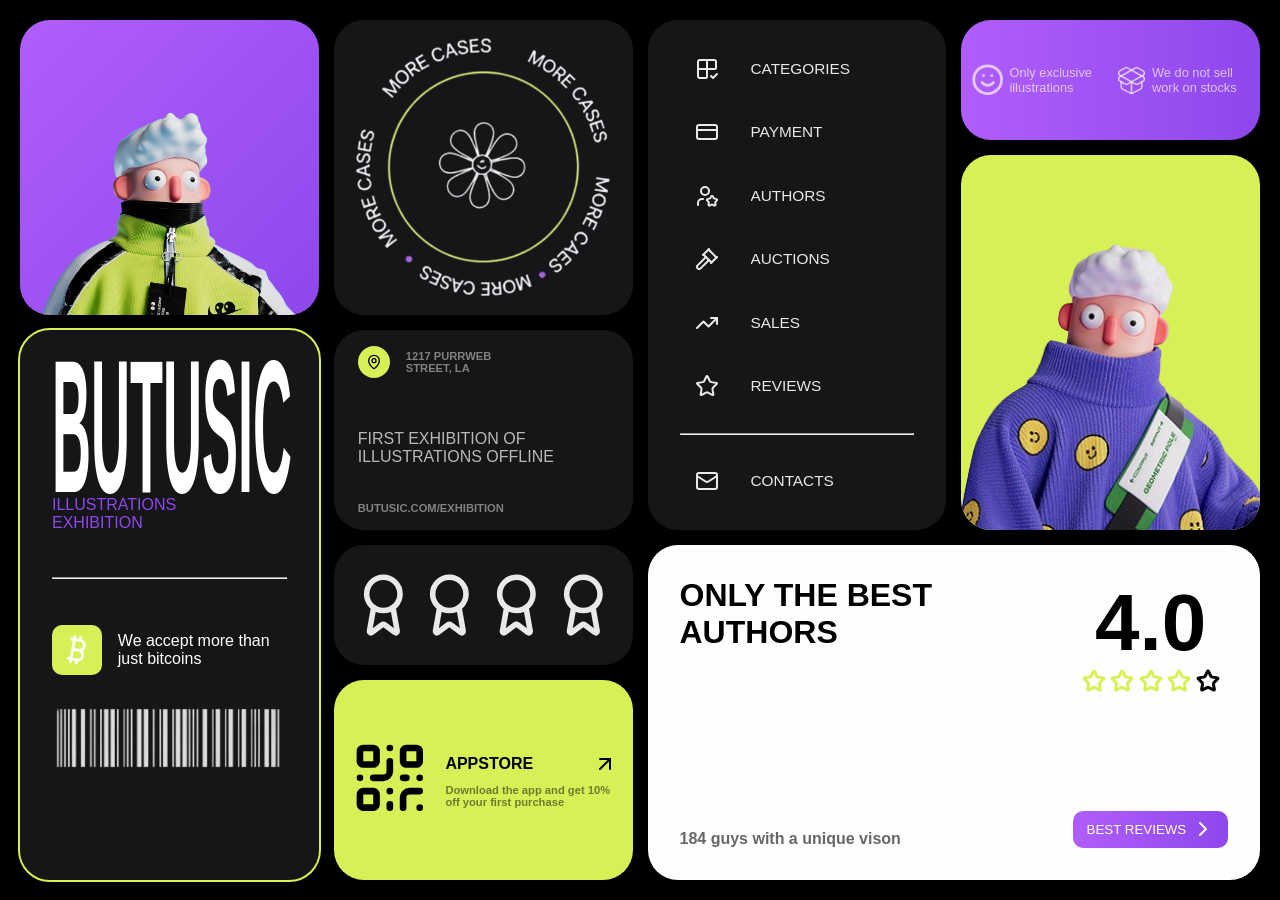
<file: Assignment4/index.html>
<!DOCTYPE html>
<html lang="en">
<head>
    <meta charset="UTF-8">
    <meta name="viewport" content="width=device-width, initial-scale=1.0">
    <title>Document</title>
    <link rel="stylesheet" href="style.css">
</head>
<body>
    <main>
        <div class="div-1">
            <div id="div1-1">

            </div>
        </div>
        <div class="div-2">
            <div id="div2-1">

            </div>
        </div>
        <div class="div-3">
            <div class="options">
                <svg xmlns="http://www.w3.org/2000/svg" width="24" height="24" viewBox="0 0 24 24" fill="none" stroke="currentColor" stroke-width="2" stroke-linecap="round" stroke-linejoin="round" class="lucide lucide-grid2x2-check-icon lucide-grid-2x2-check"><path d="M12 3v17a1 1 0 0 1-1 1H5a2 2 0 0 1-2-2V5a2 2 0 0 1 2-2h14a2 2 0 0 1 2 2v6a1 1 0 0 1-1 1H3"/><path d="m16 19 2 2 4-4"/></svg>
                <a href="#">CATEGORIES</a>
            </div>
            <div class="options">
                <svg xmlns="http://www.w3.org/2000/svg" width="24" height="24" viewBox="0 0 24 24" fill="none" stroke="currentColor" stroke-width="2" stroke-linecap="round" stroke-linejoin="round" class="lucide lucide-credit-card-icon lucide-credit-card"><rect width="20" height="14" x="2" y="5" rx="2"/><line x1="2" x2="22" y1="10" y2="10"/></svg>
                <a href="#">PAYMENT</a>
            </div>
            <div class="options">
                <svg xmlns="http://www.w3.org/2000/svg" width="24" height="24" viewBox="0 0 24 24" fill="none" stroke="currentColor" stroke-width="2" stroke-linecap="round" stroke-linejoin="round" class="lucide lucide-user-star-icon lucide-user-star"><path d="M16.051 12.616a1 1 0 0 1 1.909.024l.737 1.452a1 1 0 0 0 .737.535l1.634.256a1 1 0 0 1 .588 1.806l-1.172 1.168a1 1 0 0 0-.282.866l.259 1.613a1 1 0 0 1-1.541 1.134l-1.465-.75a1 1 0 0 0-.912 0l-1.465.75a1 1 0 0 1-1.539-1.133l.258-1.613a1 1 0 0 0-.282-.866l-1.156-1.153a1 1 0 0 1 .572-1.822l1.633-.256a1 1 0 0 0 .737-.535z"/><path d="M8 15H7a4 4 0 0 0-4 4v2"/><circle cx="10" cy="7" r="4"/></svg>
                <a href="#">AUTHORS</a>
            </div>
            <div class="options">
                <svg xmlns="http://www.w3.org/2000/svg" width="24" height="24" viewBox="0 0 24 24" fill="none" stroke="currentColor" stroke-width="2" stroke-linecap="round" stroke-linejoin="round" class="lucide lucide-gavel-icon lucide-gavel"><path d="m14 13-8.381 8.38a1 1 0 0 1-3.001-3l8.384-8.381"/><path d="m16 16 6-6"/><path d="m21.5 10.5-8-8"/><path d="m8 8 6-6"/><path d="m8.5 7.5 8 8"/></svg>
                <a href="#">AUCTIONS</a>
            </div>
            <div class="options">
                <svg xmlns="http://www.w3.org/2000/svg" width="24" height="24" viewBox="0 0 24 24" fill="none" stroke="currentColor" stroke-width="2" stroke-linecap="round" stroke-linejoin="round" class="lucide lucide-trending-up-icon lucide-trending-up"><path d="M16 7h6v6"/><path d="m22 7-8.5 8.5-5-5L2 17"/></svg>
                <a href="#">SALES</a>
            </div>
            <div class="options">
                <svg xmlns="http://www.w3.org/2000/svg" width="24" height="24" viewBox="0 0 24 24" fill="none" stroke="currentColor" stroke-width="2" stroke-linecap="round" stroke-linejoin="round" class="lucide lucide-star-icon lucide-star"><path d="M11.525 2.295a.53.53 0 0 1 .95 0l2.31 4.679a2.123 2.123 0 0 0 1.595 1.16l5.166.756a.53.53 0 0 1 .294.904l-3.736 3.638a2.123 2.123 0 0 0-.611 1.878l.882 5.14a.53.53 0 0 1-.771.56l-4.618-2.428a2.122 2.122 0 0 0-1.973 0L6.396 21.01a.53.53 0 0 1-.77-.56l.881-5.139a2.122 2.122 0 0 0-.611-1.879L2.16 9.795a.53.53 0 0 1 .294-.906l5.165-.755a2.122 2.122 0 0 0 1.597-1.16z"/></svg>
                <a href="#">REVIEWS</a>
            </div>
            <div  id="hr-line">
                <hr>
            </div>
            <div class="options">
                <svg xmlns="http://www.w3.org/2000/svg" width="24" height="24" viewBox="0 0 24 24" fill="none" stroke="currentColor" stroke-width="2" stroke-linecap="round" stroke-linejoin="round" class="lucide lucide-mail-icon lucide-mail"><path d="m22 7-8.991 5.727a2 2 0 0 1-2.009 0L2 7"/><rect x="2" y="4" width="20" height="16" rx="2"/></svg>
                <a href="#">CONTACTS</a>
            </div>
        </div>
        <div class="div-4">
            <div id="inner">
                <div id="p1">
                    <svg xmlns="http://www.w3.org/2000/svg" width="24" height="24" viewBox="0 0 24 24" fill="none" stroke="currentColor" stroke-width="2" stroke-linecap="round" stroke-linejoin="round" class="lucide lucide-smile-icon lucide-smile"><circle cx="12" cy="12" r="10"/><path d="M8 14s1.5 2 4 2 4-2 4-2"/><line x1="9" x2="9.01" y1="9" y2="9"/><line x1="15" x2="15.01" y1="9" y2="9"/></svg>
                    <p>Only exclusive illustrations</p>
                </div>
                <div id="p2">
                    <svg xmlns="http://www.w3.org/2000/svg" width="24" height="24" viewBox="0 0 24 24" fill="none" stroke="currentColor" stroke-width="1.25" stroke-linecap="round" stroke-linejoin="round" class="lucide lucide-package-open-icon lucide-package-open"><path d="M12 22v-9"/><path d="M15.17 2.21a1.67 1.67 0 0 1 1.63 0L21 4.57a1.93 1.93 0 0 1 0 3.36L8.82 14.79a1.655 1.655 0 0 1-1.64 0L3 12.43a1.93 1.93 0 0 1 0-3.36z"/><path d="M20 13v3.87a2.06 2.06 0 0 1-1.11 1.83l-6 3.08a1.93 1.93 0 0 1-1.78 0l-6-3.08A2.06 2.06 0 0 1 4 16.87V13"/><path d="M21 12.43a1.93 1.93 0 0 0 0-3.36L8.83 2.2a1.64 1.64 0 0 0-1.63 0L3 4.57a1.93 1.93 0 0 0 0 3.36l12.18 6.86a1.636 1.636 0 0 0 1.63 0z"/></svg>
                    <p>We do not sell work on stocks</p>
                </div>
            </div>
        </div>
        <div class="div-5">
            <div class="top">
                <h1>BUTUSIC</h1>
                <p>ILLUSTRATIONS <br> EXHIBITION</p>
            </div>
            <div class="mid">
                <HR></HR>
            </div>
            <div class="bottom">
                <div id="top">
                    <svg xmlns="http://www.w3.org/2000/svg" width="24" height="24" viewBox="0 0 24 24" fill="none" stroke="currentColor" stroke-width="2" stroke-linecap="round" stroke-linejoin="round" class="lucide lucide-bitcoin-icon lucide-bitcoin"><path d="M11.767 19.089c4.924.868 6.14-6.025 1.216-6.894m-1.216 6.894L5.86 18.047m5.908 1.042-.347 1.97m1.563-8.864c4.924.869 6.14-6.025 1.215-6.893m-1.215 6.893-3.94-.694m5.155-6.2L8.29 4.26m5.908 1.042.348-1.97M7.48 20.364l3.126-17.727"/></svg>
                    <p>We accept more than just bitcoins</p>
                </div>
                <div class="bottom">
                    <img src="./assets/barcode-inverted.png" alt="">
                </div>
            </div>
        </div>
        <div class="div-6">
            <div class="top">
                <svg xmlns="http://www.w3.org/2000/svg" width="24" height="24" viewBox="0 0 24 24" fill="none" stroke="currentColor" stroke-width="2" stroke-linecap="round" stroke-linejoin="round" class="lucide lucide-map-pin-icon lucide-map-pin"><path d="M20 10c0 4.993-5.539 10.193-7.399 11.799a1 1 0 0 1-1.202 0C9.539 20.193 4 14.993 4 10a8 8 0 0 1 16 0"/><circle cx="12" cy="10" r="3"/></svg>
                <p>1217 PURRWEB <br> STREET, LA</p>
            </div>
            <div class="mid">
                <p>FIRST EXHIBITION OF ILLUSTRATIONS OFFLINE</p>
            </div>
            <div class="bottom">
                <P>BUTUSIC.COM/EXHIBITION</P>
            </div>
        </div>
        <div class="div-7">
            <div id="div7-1"></div>
        </div>
        <div class="div-8">
            <svg xmlns="http://www.w3.org/2000/svg" width="24" height="24" viewBox="0 0 24 24" fill="none" stroke="currentColor" stroke-width="2" stroke-linecap="round" stroke-linejoin="round" class="lucide lucide-award-icon lucide-award"><path d="m15.477 12.89 1.515 8.526a.5.5 0 0 1-.81.47l-3.58-2.687a1 1 0 0 0-1.197 0l-3.586 2.686a.5.5 0 0 1-.81-.469l1.514-8.526"/><circle cx="12" cy="8" r="6"/></svg>
            <svg xmlns="http://www.w3.org/2000/svg" width="24" height="24" viewBox="0 0 24 24" fill="none" stroke="currentColor" stroke-width="2" stroke-linecap="round" stroke-linejoin="round" class="lucide lucide-award-icon lucide-award"><path d="m15.477 12.89 1.515 8.526a.5.5 0 0 1-.81.47l-3.58-2.687a1 1 0 0 0-1.197 0l-3.586 2.686a.5.5 0 0 1-.81-.469l1.514-8.526"/><circle cx="12" cy="8" r="6"/></svg>
            <svg xmlns="http://www.w3.org/2000/svg" width="24" height="24" viewBox="0 0 24 24" fill="none" stroke="currentColor" stroke-width="2" stroke-linecap="round" stroke-linejoin="round" class="lucide lucide-award-icon lucide-award"><path d="m15.477 12.89 1.515 8.526a.5.5 0 0 1-.81.47l-3.58-2.687a1 1 0 0 0-1.197 0l-3.586 2.686a.5.5 0 0 1-.81-.469l1.514-8.526"/><circle cx="12" cy="8" r="6"/></svg>
            <svg xmlns="http://www.w3.org/2000/svg" width="24" height="24" viewBox="0 0 24 24" fill="none" stroke="currentColor" stroke-width="2" stroke-linecap="round" stroke-linejoin="round" class="lucide lucide-award-icon lucide-award"><path d="m15.477 12.89 1.515 8.526a.5.5 0 0 1-.81.47l-3.58-2.687a1 1 0 0 0-1.197 0l-3.586 2.686a.5.5 0 0 1-.81-.469l1.514-8.526"/><circle cx="12" cy="8" r="6"/></svg>
        </div>
        <div class="div-9">
            <div class="left">
                <svg xmlns="http://www.w3.org/2000/svg" width="24" height="24" viewBox="0 0 24 24" fill="none" stroke="currentColor" stroke-width="2" stroke-linecap="round" stroke-linejoin="round" class="lucide lucide-qr-code-icon lucide-qr-code"><rect width="5" height="5" x="3" y="3" rx="1"/><rect width="5" height="5" x="16" y="3" rx="1"/><rect width="5" height="5" x="3" y="16" rx="1"/><path d="M21 16h-3a2 2 0 0 0-2 2v3"/><path d="M21 21v.01"/><path d="M12 7v3a2 2 0 0 1-2 2H7"/><path d="M3 12h.01"/><path d="M12 3h.01"/><path d="M12 16v.01"/><path d="M16 12h1"/><path d="M21 12v.01"/><path d="M12 21v-1"/></svg>
            </div>
            <div class="right">
                <div id="upper">
                    <p>APPSTORE</p>
                    <svg xmlns="http://www.w3.org/2000/svg" width="24" height="24" viewBox="0 0 24 24" fill="none" stroke="currentColor" stroke-width="2" stroke-linecap="round" stroke-linejoin="round" class="lucide lucide-arrow-up-right-icon lucide-arrow-up-right"><path d="M7 7h10v10"/><path d="M7 17 17 7"/></svg>
                </div>
                <p>Download the app and get 10% off your first purchase</p>
            </div>
        </div>
        <div class="div-10">
            <div class="left">
                <h3>ONLY THE BEST AUTHORS</h3>
                <p>184 guys with a unique vison</p>
            </div>
            <div class="right">
                <div id="rating">
                    <h1>4.0</h1>
                    <div id="stars">
                        <svg xmlns="http://www.w3.org/2000/svg" width="24" height="24" viewBox="0 0 24 24" fill="none" stroke="currentColor" stroke-width="3" stroke-linecap="round" stroke-linejoin="round" class="lucide lucide-star-icon lucide-star"><path d="M11.525 2.295a.53.53 0 0 1 .95 0l2.31 4.679a2.123 2.123 0 0 0 1.595 1.16l5.166.756a.53.53 0 0 1 .294.904l-3.736 3.638a2.123 2.123 0 0 0-.611 1.878l.882 5.14a.53.53 0 0 1-.771.56l-4.618-2.428a2.122 2.122 0 0 0-1.973 0L6.396 21.01a.53.53 0 0 1-.77-.56l.881-5.139a2.122 2.122 0 0 0-.611-1.879L2.16 9.795a.53.53 0 0 1 .294-.906l5.165-.755a2.122 2.122 0 0 0 1.597-1.16z"/></svg>
                        <svg xmlns="http://www.w3.org/2000/svg" width="24" height="24" viewBox="0 0 24 24" fill="none" stroke="currentColor" stroke-width="3" stroke-linecap="round" stroke-linejoin="round" class="lucide lucide-star-icon lucide-star"><path d="M11.525 2.295a.53.53 0 0 1 .95 0l2.31 4.679a2.123 2.123 0 0 0 1.595 1.16l5.166.756a.53.53 0 0 1 .294.904l-3.736 3.638a2.123 2.123 0 0 0-.611 1.878l.882 5.14a.53.53 0 0 1-.771.56l-4.618-2.428a2.122 2.122 0 0 0-1.973 0L6.396 21.01a.53.53 0 0 1-.77-.56l.881-5.139a2.122 2.122 0 0 0-.611-1.879L2.16 9.795a.53.53 0 0 1 .294-.906l5.165-.755a2.122 2.122 0 0 0 1.597-1.16z"/></svg>
                        <svg xmlns="http://www.w3.org/2000/svg" width="24" height="24" viewBox="0 0 24 24" fill="none" stroke="currentColor" stroke-width="3" stroke-linecap="round" stroke-linejoin="round" class="lucide lucide-star-icon lucide-star"><path d="M11.525 2.295a.53.53 0 0 1 .95 0l2.31 4.679a2.123 2.123 0 0 0 1.595 1.16l5.166.756a.53.53 0 0 1 .294.904l-3.736 3.638a2.123 2.123 0 0 0-.611 1.878l.882 5.14a.53.53 0 0 1-.771.56l-4.618-2.428a2.122 2.122 0 0 0-1.973 0L6.396 21.01a.53.53 0 0 1-.77-.56l.881-5.139a2.122 2.122 0 0 0-.611-1.879L2.16 9.795a.53.53 0 0 1 .294-.906l5.165-.755a2.122 2.122 0 0 0 1.597-1.16z"/></svg>
                        <svg xmlns="http://www.w3.org/2000/svg" width="24" height="24" viewBox="0 0 24 24" fill="none" stroke="currentColor" stroke-width="3" stroke-linecap="round" stroke-linejoin="round" class="lucide lucide-star-icon lucide-star"><path d="M11.525 2.295a.53.53 0 0 1 .95 0l2.31 4.679a2.123 2.123 0 0 0 1.595 1.16l5.166.756a.53.53 0 0 1 .294.904l-3.736 3.638a2.123 2.123 0 0 0-.611 1.878l.882 5.14a.53.53 0 0 1-.771.56l-4.618-2.428a2.122 2.122 0 0 0-1.973 0L6.396 21.01a.53.53 0 0 1-.77-.56l.881-5.139a2.122 2.122 0 0 0-.611-1.879L2.16 9.795a.53.53 0 0 1 .294-.906l5.165-.755a2.122 2.122 0 0 0 1.597-1.16z"/></svg>
                        <svg id="fifth" xmlns="http://www.w3.org/2000/svg" width="24" height="24" viewBox="0 0 24 24" fill="none" stroke="currentColor" stroke-width="3" stroke-linecap="round" stroke-linejoin="round" class="lucide lucide-star-icon lucide-star"><path d="M11.525 2.295a.53.53 0 0 1 .95 0l2.31 4.679a2.123 2.123 0 0 0 1.595 1.16l5.166.756a.53.53 0 0 1 .294.904l-3.736 3.638a2.123 2.123 0 0 0-.611 1.878l.882 5.14a.53.53 0 0 1-.771.56l-4.618-2.428a2.122 2.122 0 0 0-1.973 0L6.396 21.01a.53.53 0 0 1-.77-.56l.881-5.139a2.122 2.122 0 0 0-.611-1.879L2.16 9.795a.53.53 0 0 1 .294-.906l5.165-.755a2.122 2.122 0 0 0 1.597-1.16z"/></svg>

                    </div>
                </div>
                <button>
                    <p>BEST REVIEWS</p>
                        <svg xmlns="http://www.w3.org/2000/svg" width="24" height="24" viewBox="0 0 24 24" fill="none" stroke="currentColor" stroke-width="2" stroke-linecap="round" stroke-linejoin="round" class="lucide lucide-chevron-right-icon lucide-chevron-right"><path d="m9 18 6-6-6-6"/></svg>
                </button>
            </div>
        </div>
    </main>
</body>
</html>
</file>
<file: Assignment4/style.css>
* {
  margin: 0;
  padding: 0;
  box-sizing: border-box;
}

html, body {
  height: 100%;
  width: 100%;
  background-color: black;
  font-family: sans-serif;
}

main {
  height: calc(100vh - 60px);
  width: 100%;
  display: grid;
  grid-template-columns: 1fr 1fr 1fr 1fr;
  grid-template-rows: 15% 20% 25% 15% 25%;
  gap: 15px;
  padding: 20px;
}
main .div-1 {
  background: linear-gradient(135deg, #B05EFB, #8E47EC);
  grid-column: 1/2;
  grid-row: 1/3;
  border-radius: 30px;
  overflow: hidden;
}
main .div-1 #div1-1 {
  bottom: 0;
  width: 100%;
  height: 100%;
  background-image: url(./assets/guy1-1.png);
  background-size: contain;
  background-repeat: no-repeat;
  background-position: bottom center;
}
main .div-2 {
  background-color: #161618;
  grid-column: 2/3;
  grid-row: 1/3;
  border-radius: 30px;
  position: relative;
  overflow: hidden;
}
main .div-2 #div2-1 {
  bottom: 0;
  width: 100%;
  height: 100%;
  background-image: url(./assets/circle.png);
  background-size: contain;
  background-repeat: no-repeat;
  background-position: center;
}
main .div-3 {
  background-color: #161618;
  grid-column: 3/4;
  grid-row: 1/4;
  border-radius: 30px;
  padding: 2em 2em;
  display: flex;
  flex-direction: column;
  justify-content: space-between;
  gap: 1em;
}
main .div-3 .options {
  display: flex;
  align-items: center;
  padding: 5px 15px;
  gap: 2em;
}
main .div-3 .options:hover {
  background-color: #29282D;
  border-radius: 50px;
}
main .div-3 .options:hover svg {
  color: #D6F156;
  text-shadow: 0 0 6px rgba(233, 233, 233, 0.4);
}
main .div-3 .options > * {
  min-width: 0;
}
main .div-3 svg {
  color: #E9E9E9;
}
main .div-3 a {
  text-decoration: none;
  color: #E9E9E9;
  word-break: break-word;
  overflow-wrap: break-word;
  font-size: clamp(0.8rem, 1.2vw, 1rem);
  white-space: nowrap;
  overflow: hidden;
  text-overflow: ellipsis;
}
main .div-3 #hr-line hr {
  width: 100%;
  font-weight: 100;
  color: rgba(0, 0, 0, 0.372);
}
main .div-4 {
  background: linear-gradient(90deg, #B05EFB, #8E47EC);
  grid-column: 4/5;
  grid-row: 1/2;
  border-radius: 30px;
}
main .div-4 #inner {
  display: flex;
  align-items: center;
  gap: 1.5em;
  height: 100%;
  padding: 0px 10px;
  color: rgba(255, 255, 255, 0.674);
  font-weight: 100;
}
main .div-4 #inner #p1 {
  display: flex;
  align-items: center;
  gap: 0.3em;
}
main .div-4 #inner #p1 svg {
  height: 100%;
  width: 50%;
}
main .div-4 #inner #p1 p {
  font-size: 80%;
}
main .div-4 #inner #p2 {
  display: flex;
  align-items: center;
  gap: 0.3em;
}
main .div-4 #inner #p2 svg {
  height: 50%;
  width: 40%;
}
main .div-4 #inner #p2 p {
  font-size: 80%;
}
main .div-5 {
  background-color: #161618;
  color: rgba(255, 255, 255, 0.37);
  grid-column: 1/2;
  grid-row: 3/6;
  border-radius: 30px;
  color: white;
  padding: 2em;
  padding-top: 4em;
  container-type: inline-size;
  display: flex;
  flex-direction: column;
  gap: 10%;
  outline: 2px solid #D6F156;
}
main .div-5 .top {
  display: flex;
  flex-direction: column;
  gap: 2.5em;
}
main .div-5 .top h1 {
  width: 100%;
  font-size: 23cqw;
  display: inline-block;
  transform: scaleY(3.5);
}
main .div-5 .top p {
  color: #8E47EC;
}
main .div-5 .bottom {
  display: flex;
  flex-direction: column;
  justify-content: space-between;
  gap: 2em;
}
main .div-5 .bottom #top {
  display: flex;
  align-items: center;
  justify-content: space-between;
  gap: 1em;
}
main .div-5 .bottom #top svg {
  width: 4em;
  height: auto;
  background-color: #D6F156;
  border-radius: 10px;
  padding: 0.5em;
}
main .div-5 .bottom img {
  width: 100%;
  color: white;
}
main .div-6 {
  background-color: #161618;
  color: white;
  grid-column: 2/3;
  grid-row: 3/4;
  border-radius: 30px;
  padding: 1em 1.5em;
  display: flex;
  flex-direction: column;
  justify-content: space-between;
}
main .div-6 .top {
  display: flex;
  align-items: center;
  gap: 1em;
  margin-bottom: 1em;
}
main .div-6 .top svg {
  width: 2em;
  padding: 0.5em;
  height: auto;
  background-color: #D6F156;
  border-radius: 50px;
  color: black;
}
main .div-6 .top p {
  font-size: 0.7em;
  font-weight: 700;
  color: rgba(255, 255, 255, 0.463);
}
main .div-6 .mid {
  color: rgba(255, 255, 255, 0.699);
}
main .div-6 .bottom {
  font-size: 0.7em;
  font-weight: 700;
  color: rgba(255, 255, 255, 0.463);
}
main .div-7 {
  background-color: #D6F156;
  grid-column: 4/5;
  grid-row: 2/4;
  border-radius: 30px;
  position: relative;
  overflow: hidden;
}
main .div-7 #div7-1 {
  bottom: 0;
  width: 100%;
  height: 100%;
  background-image: url(./assets/guy2-2.png);
  background-size: contain;
  background-repeat: no-repeat;
  background-position: bottom center;
}
main .div-8 {
  background-color: #161618;
  grid-column: 2/3;
  grid-row: 4/5;
  border-radius: 30px;
  padding: 1em;
  display: flex;
}
main .div-8 svg {
  color: #E9E9E9;
  width: 25%;
  height: auto;
}
main .div-9 {
  background-color: #D6F156;
  grid-column: 2/3;
  grid-row: 5/6;
  border-radius: 30px;
  padding: 1em 1em;
  display: flex;
  align-items: center;
  justify-content: space-between;
  gap: 1em;
}
main .div-9 .left {
  width: 50%;
}
main .div-9 .left svg {
  height: 100%;
  width: 100%;
  color: black;
}
main .div-9 .right {
  display: flex;
  flex-direction: column;
  justify-content: space-between;
  gap: 0.5em;
}
main .div-9 .right #upper {
  display: flex;
  align-items: center;
  justify-content: space-between;
}
main .div-9 .right #upper p {
  font-size: 1em;
  color: black;
}
main .div-9 .right p {
  font-size: 0.7em;
  font-weight: 700;
  color: rgba(0, 0, 0, 0.491);
}
main .div-10 {
  background-color: #FEFEFE;
  grid-column: 3/5;
  grid-row: 4/6;
  border-radius: 30px;
  padding: 2em;
  display: flex;
  justify-content: space-between;
}
main .div-10 .left {
  display: flex;
  flex-direction: column;
  justify-content: space-between;
}
main .div-10 .left h3 {
  font-size: 2em;
  color: black;
}
main .div-10 .left p {
  font-weight: 700;
  color: rgba(0, 0, 0, 0.596);
}
main .div-10 .right {
  width: 30%;
  display: flex;
  flex-direction: column;
  justify-content: space-between;
}
main .div-10 .right #rating {
  display: flex;
  flex-direction: column;
  align-items: center;
  justify-content: space-between;
}
main .div-10 .right #rating h1 {
  font-size: 5em;
  font-weight: 700;
}
main .div-10 .right #rating #stars {
  color: #D6F156;
}
main .div-10 .right #rating #stars #fifth {
  color: black;
}
main .div-10 button {
  display: flex;
  align-items: center;
  justify-content: space-between;
  padding: 0.5em 1em;
  border-radius: 10px;
  border: none;
  color: white;
  background: linear-gradient(270deg, #8E47EC, #B05EFB);
}/*# sourceMappingURL=style.css.map */
</file>
